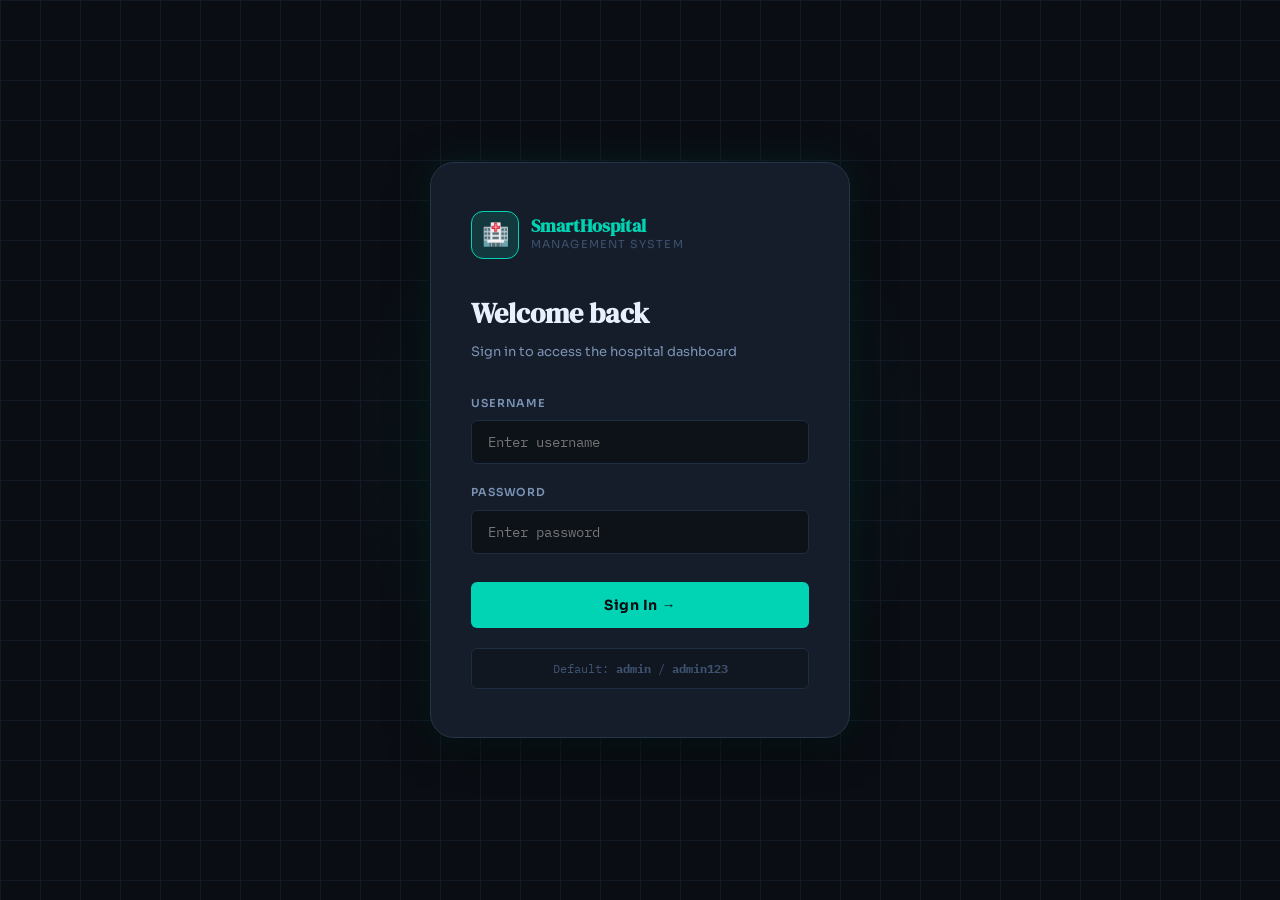
<file: web/index.html>
<!DOCTYPE html>
<html lang="en">
<head>
  <meta charset="UTF-8"/>
  <meta name="viewport" content="width=device-width, initial-scale=1.0"/>
  <title>Smart Hospital Management System</title>
  <link rel="stylesheet" href="css/style.css"/>
</head>
<body>

<!-- ═══════════════════════════════════════════════════════════
     LOGIN PAGE
═══════════════════════════════════════════════════════════ -->
<div id="login-page">
  <div class="login-grid-bg"></div>
  <div class="login-glow"></div>
  <div class="login-card">
    <div class="login-logo">
      <div class="login-logo-icon">🏥</div>
      <div class="login-logo-text">
        <h1>SmartHospital</h1>
        <p>Management System</p>
      </div>
    </div>
    <h2 class="login-title">Welcome back</h2>
    <p class="login-sub">Sign in to access the hospital dashboard</p>
    <div class="form-group">
      <label class="form-label" for="login-user">Username</label>
      <input class="form-input" id="login-user" type="text" placeholder="Enter username" autocomplete="username"/>
    </div>
    <div class="form-group">
      <label class="form-label" for="login-pass">Password</label>
      <input class="form-input" id="login-pass" type="password" placeholder="Enter password" autocomplete="current-password"/>
    </div>
    <button class="btn-primary" id="login-btn">Sign In →</button>
    <div class="login-hint">Default: <strong>admin</strong> / <strong>admin123</strong></div>
    <div class="login-error" id="login-error"></div>
  </div>
</div>

<!-- ═══════════════════════════════════════════════════════════
     APP SHELL
═══════════════════════════════════════════════════════════ -->
<div id="app" style="display:none;flex:1">

  <!-- SIDEBAR -->
  <aside class="sidebar">
    <div class="sidebar-brand">
      <div class="sidebar-brand-icon">🏥</div>
      <div>
        <div class="sidebar-brand-name">SmartHospital</div>
        <div class="sidebar-brand-sub">Admin Panel</div>
      </div>
    </div>

    <div class="sidebar-section-title">Main</div>
    <nav>
      <div class="nav-item" data-page="dashboard"><span class="nav-icon">⊞</span>Dashboard</div>
    </nav>

    <div class="sidebar-section-title">Modules</div>
    <nav>
      <div class="nav-item" data-page="patients">  <span class="nav-icon">👤</span>Patients</div>
      <div class="nav-item" data-page="doctors">   <span class="nav-icon">🩺</span>Doctors</div>
      <div class="nav-item" data-page="appointments"><span class="nav-icon">📅</span>Appointments</div>
      <div class="nav-item" data-page="emergency"> <span class="nav-icon">🚨</span>Emergency<span class="nav-badge" id="nav-emg-count">5</span></div>
      <div class="nav-item" data-page="ambulance"> <span class="nav-icon">🚑</span>Ambulance</div>
      <div class="nav-item" data-page="beds">      <span class="nav-icon">🛏</span>Bed Management</div>
      <div class="nav-item" data-page="billing">   <span class="nav-icon">💰</span>Billing</div>
    </nav>

    <div class="sidebar-section-title">Analytics</div>
    <nav>
      <div class="nav-item" data-page="reports"><span class="nav-icon">📊</span>Reports</div>
      <div class="nav-item" data-page="logs">   <span class="nav-icon">📋</span>Activity Log</div>
    </nav>

    <div class="sidebar-footer">
      <div class="sidebar-user">
        <div class="sidebar-user-avatar">A</div>
        <div>
          <div class="sidebar-user-name" id="sidebar-username">admin</div>
          <div class="sidebar-user-role">Administrator</div>
        </div>
      </div>
    </div>
  </aside>

  <!-- MAIN CONTENT -->
  <div class="main-content">

    <!-- TOPBAR -->
    <header class="topbar">
      <div>
        <div class="topbar-title" id="topbar-title">Dashboard</div>
        <div class="topbar-sub"  id="topbar-sub"></div>
      </div>
      <div class="topbar-spacer"></div>
      <div class="topbar-clock" id="topbar-clock">--:--:--</div>
      <button class="topbar-btn danger" id="logout-btn">⏻ Logout</button>
    </header>

    <!-- ═══════════════════════════════════════════════════════
         PAGE 1: DASHBOARD
    ═══════════════════════════════════════════════════════ -->
    <div class="page-content" id="page-dashboard">

      <!-- Stat Cards Row 1 -->
      <div class="stats-grid">
        <div class="stat-card teal">
          <div class="stat-icon">👤</div>
          <div class="stat-value" id="stat-active-patients">—</div>
          <div class="stat-label">Active Patients</div>
          <div class="stat-delta up">Total: <span id="stat-total-patients">—</span></div>
        </div>
        <div class="stat-card blue">
          <div class="stat-icon">🩺</div>
          <div class="stat-value" id="stat-available-docs">—</div>
          <div class="stat-label">Available Doctors</div>
          <div class="stat-delta">Total: <span id="stat-total-docs">—</span></div>
        </div>
        <div class="stat-card yellow">
          <div class="stat-icon">📅</div>
          <div class="stat-value" id="stat-pending-appts">—</div>
          <div class="stat-label">Scheduled Appointments</div>
          <div class="stat-delta">Total: <span id="stat-total-appts">—</span></div>
        </div>
        <div class="stat-card red">
          <div class="stat-icon">🚨</div>
          <div class="stat-value" id="stat-emg-queue">—</div>
          <div class="stat-label">Emergency Queue</div>
          <div class="stat-delta">Handled today: <span id="stat-emg-handled">—</span></div>
        </div>
        <div class="stat-card purple">
          <div class="stat-icon">🛏</div>
          <div class="stat-value" id="stat-icu-occ">—</div>
          <div class="stat-label">ICU Beds Occupied</div>
          <div class="stat-delta">Total ICU: <span id="stat-icu-total">—</span></div>
        </div>
        <div class="stat-card green">
          <div class="stat-icon">💰</div>
          <div class="stat-value" style="font-size:20px" id="stat-revenue">—</div>
          <div class="stat-label">Revenue Collected</div>
          <div class="stat-delta down">Pending: <span id="stat-pending-rev">—</span></div>
        </div>
      </div>

      <div class="dashboard-grid">
        <!-- Bed Occupancy -->
        <div class="card">
          <div class="card-title">🛏 Bed Occupancy</div>
          <div style="margin-bottom:16px">
            <div style="font-size:12px;color:var(--text-secondary);margin-bottom:8px" id="bar-icu-label"></div>
            <div class="chart-bar-track" style="height:14px;margin-bottom:16px"><div class="chart-bar-fill" id="bar-icu" style="background:var(--red);width:0"></div></div>
            <div style="font-size:12px;color:var(--text-secondary);margin-bottom:8px" id="bar-gen-label"></div>
            <div class="chart-bar-track" style="height:14px"><div class="chart-bar-fill" id="bar-gen" style="background:var(--teal);width:0"></div></div>
          </div>
          <div style="display:flex;gap:16px;font-size:12px;color:var(--text-muted)">
            <span>🚑 Ambulances available: <strong id="stat-amb-avail" class="text-teal">—</strong> / <span id="stat-amb-total">—</span></span>
          </div>
        </div>

        <!-- Doctor Workload -->
        <div class="card">
          <div class="card-title">🩺 Doctor Workload</div>
          <div id="doctor-workload"></div>
        </div>

        <!-- Emergency Preview -->
        <div class="card">
          <div class="card-title">🚨 Emergency Queue (Top)</div>
          <div id="dash-emergency"></div>
        </div>

        <!-- Recent Activity -->
        <div class="card">
          <div class="card-title">📋 Recent Activity</div>
          <div id="recent-activity"></div>
        </div>
      </div>
    </div>

    <!-- ═══════════════════════════════════════════════════════
         PAGE 2: PATIENTS
    ═══════════════════════════════════════════════════════ -->
    <div class="page-content" id="page-patients">
      <div class="section-header">
        <div class="section-title">👤 Patients</div>
        <div class="section-actions">
          <button class="btn btn-teal" id="btn-add-patient">+ Add Patient</button>
        </div>
      </div>
      <div class="filter-bar">
        <input class="search-input" id="patient-search" type="text" placeholder="Search name, ID, disease…"/>
        <select class="filter-select" id="patient-filter">
          <option value="all">All Patients</option>
          <option value="active">Active Only</option>
          <option value="discharged">Discharged Only</option>
        </select>
        <select class="filter-select" id="patient-sort">
          <option value="id">Sort by ID</option>
          <option value="name">Sort by Name</option>
          <option value="age">Sort by Age</option>
        </select>
      </div>
      <div class="table-wrapper">
        <table class="data-table">
          <thead><tr>
            <th>ID</th><th>Patient</th><th>Age</th><th>Disease</th>
            <th>Doctor</th><th>Bed</th><th>Admitted</th><th>Status</th><th>Actions</th>
          </tr></thead>
          <tbody id="patient-tbody"></tbody>
        </table>
      </div>
    </div>

    <!-- ═══════════════════════════════════════════════════════
         PAGE 3: DOCTORS
    ═══════════════════════════════════════════════════════ -->
    <div class="page-content" id="page-doctors">
      <div class="section-header">
        <div class="section-title">🩺 Doctors</div>
        <div class="section-actions">
          <button class="btn btn-outline" id="btn-assign-doctor">↔ Assign to Patient</button>
          <button class="btn btn-teal"    id="btn-add-doctor">+ Add Doctor</button>
        </div>
      </div>
      <div class="filter-bar">
        <input class="search-input" id="doctor-search" type="text" placeholder="Search name or specialization…"/>
      </div>
      <div class="table-wrapper">
        <table class="data-table">
          <thead><tr>
            <th>ID</th><th>Name</th><th>Specialization</th><th>Experience</th>
            <th>Phone</th><th>Patients</th><th>Status</th><th>Actions</th>
          </tr></thead>
          <tbody id="doctor-tbody"></tbody>
        </table>
      </div>
    </div>

    <!-- ═══════════════════════════════════════════════════════
         PAGE 4: APPOINTMENTS
    ═══════════════════════════════════════════════════════ -->
    <div class="page-content" id="page-appointments">
      <div class="section-header">
        <div class="section-title">📅 Appointments</div>
        <div class="section-actions">
          <button class="btn btn-teal" id="btn-book-appt">+ Book Appointment</button>
        </div>
      </div>
      <div class="filter-bar">
        <select class="filter-select" id="appt-filter">
          <option value="all">All</option>
          <option value="Scheduled">Scheduled</option>
          <option value="Completed">Completed</option>
          <option value="Cancelled">Cancelled</option>
        </select>
      </div>
      <div class="table-wrapper">
        <table class="data-table">
          <thead><tr>
            <th>Token</th><th>Patient</th><th>Doctor</th><th>Date</th>
            <th>Time</th><th>Status</th><th>Notes</th><th>Actions</th>
          </tr></thead>
          <tbody id="appt-tbody"></tbody>
        </table>
      </div>
    </div>

    <!-- ═══════════════════════════════════════════════════════
         PAGE 5: EMERGENCY
    ═══════════════════════════════════════════════════════ -->
    <div class="page-content" id="page-emergency">
      <div class="section-header">
        <div class="section-title">🚨 Emergency Queue</div>
        <div class="section-actions">
          <span class="topbar-clock" id="emg-queue-count">0 in queue</span>
          <button class="btn btn-teal" id="btn-add-emergency">+ Register Emergency</button>
        </div>
      </div>
      <div style="display:grid;grid-template-columns:2fr 1fr;gap:24px">
        <div>
          <div style="font-size:12px;color:var(--text-muted);margin-bottom:12px;text-transform:uppercase;letter-spacing:.06em">Priority Order (Min-Heap)</div>
          <div class="queue-visual" id="emergency-queue"></div>
        </div>
        <div>
          <div class="card">
            <div class="card-title">Priority Distribution</div>
            <div id="emg-dist"></div>
          </div>
          <div class="card" style="margin-top:16px">
            <div class="card-title">Priority Guide</div>
            <div style="display:flex;flex-direction:column;gap:8px;font-size:12px">
              <div class="flex items-center gap-8"><span class="badge priority-critical">CRITICAL</span> Cardiac arrest, coma, trauma</div>
              <div class="flex items-center gap-8"><span class="badge priority-high">HIGH</span> Severe pain, high fever</div>
              <div class="flex items-center gap-8"><span class="badge priority-medium">MEDIUM</span> Moderate pain, stable</div>
              <div class="flex items-center gap-8"><span class="badge priority-low">LOW</span> Minor injuries</div>
            </div>
          </div>
        </div>
      </div>
    </div>

    <!-- ═══════════════════════════════════════════════════════
         PAGE 6: AMBULANCE
    ═══════════════════════════════════════════════════════ -->
    <div class="page-content" id="page-ambulance">
      <div class="section-header">
        <div class="section-title">🚑 Ambulance Fleet</div>
        <div class="section-actions">
          <button class="btn btn-teal" id="btn-add-ambulance">+ Add Ambulance</button>
        </div>
      </div>
      <div class="stats-grid" style="grid-template-columns:repeat(3,1fr);margin-bottom:24px">
        <div class="stat-card green"><div class="stat-icon">✅</div><div class="stat-value" id="amb-avail-count">—</div><div class="stat-label">Available</div></div>
        <div class="stat-card red">  <div class="stat-icon">🚑</div><div class="stat-value" id="amb-disp-count">—</div> <div class="stat-label">Dispatched</div></div>
        <div class="stat-card yellow"><div class="stat-icon">🔧</div><div class="stat-value" id="amb-maint-count">—</div><div class="stat-label">Maintenance</div></div>
      </div>
      <div class="table-wrapper">
        <table class="data-table">
          <thead><tr>
            <th>ID</th><th>Vehicle No.</th><th>Driver</th><th>Phone</th>
            <th>Status</th><th>Patient ID</th><th>Trips</th><th>Actions</th>
          </tr></thead>
          <tbody id="amb-tbody"></tbody>
        </table>
      </div>
    </div>

    <!-- ═══════════════════════════════════════════════════════
         PAGE 7: BEDS
    ═══════════════════════════════════════════════════════ -->
    <div class="page-content" id="page-beds">
      <div class="section-header">
        <div class="section-title">🛏 Bed Management</div>
        <div class="section-actions">
          <button class="btn btn-teal"    id="btn-bed-icu">ICU Beds</button>
          <button class="btn btn-outline" id="btn-bed-gen">General Ward</button>
          <button class="btn btn-teal"    id="btn-alloc-bed">+ Allocate Bed</button>
        </div>
      </div>
      <div style="display:grid;grid-template-columns:repeat(4,1fr);gap:16px;margin-bottom:24px">
        <div class="card" style="text-align:center"><div class="stat-value text-red"   id="bed-occ-count">—</div><div class="stat-label">Occupied</div></div>
        <div class="card" style="text-align:center"><div class="stat-value text-green" id="bed-free-count">—</div><div class="stat-label">Available</div></div>
        <div class="card" style="text-align:center"><div class="stat-value text-teal"  id="bed-total-count">—</div><div class="stat-label">Total</div></div>
        <div class="card" style="text-align:center">
          <div class="stat-value" id="bed-occ-pct">—</div>
          <div class="stat-label">Occupancy</div>
          <div class="chart-bar-track" style="margin-top:8px;height:8px"><div class="chart-bar-fill" id="bed-occ-bar" style="width:0;background:var(--teal)"></div></div>
        </div>
      </div>
      <div style="display:grid;grid-template-columns:repeat(2,1fr);gap:12px;margin-bottom:14px;font-size:12px;color:var(--text-secondary)">
        <div class="flex items-center gap-8"><div style="width:14px;height:14px;border-radius:3px;background:var(--green-pale);border:1px solid rgba(48,217,123,.3)"></div> Available</div>
        <div class="flex items-center gap-8"><div style="width:14px;height:14px;border-radius:3px;background:var(--red-pale);border:1px solid rgba(255,76,106,.3)"></div> Occupied (click to release)</div>
      </div>
      <div class="bed-grid" id="bed-grid"></div>
    </div>

    <!-- ═══════════════════════════════════════════════════════
         PAGE 8: BILLING
    ═══════════════════════════════════════════════════════ -->
    <div class="page-content" id="page-billing">
      <div class="section-header">
        <div class="section-title">💰 Billing System</div>
        <div class="section-actions">
          <button class="btn btn-teal" id="btn-gen-bill">+ Generate Bill</button>
        </div>
      </div>
      <div class="filter-bar">
        <select class="filter-select" id="bill-filter">
          <option value="all">All Bills</option>
          <option value="Pending">Pending</option>
          <option value="Partial">Partial</option>
          <option value="Paid">Paid</option>
        </select>
      </div>
      <div class="table-wrapper">
        <table class="data-table">
          <thead><tr>
            <th>Bill ID</th><th>Patient</th><th>Date</th><th>Total</th>
            <th>Paid</th><th>Balance</th><th>Status</th><th>Actions</th>
          </tr></thead>
          <tbody id="bill-tbody"></tbody>
        </table>
      </div>
    </div>

    <!-- ═══════════════════════════════════════════════════════
         PAGE 9: REPORTS
    ═══════════════════════════════════════════════════════ -->
    <div class="page-content" id="page-reports">
      <div class="section-header">
        <div class="section-title">📊 Reports & Analytics</div>
      </div>

      <div style="display:grid;grid-template-columns:1fr 1fr;gap:24px">
        <div>
          <div class="card mb-20">
            <div class="card-title">👤 Patient Report</div>
            <div id="rpt-patient-body"></div>
          </div>
          <div class="card">
            <div class="card-title">🚨 Emergency Report</div>
            <div id="rpt-emergency-body"></div>
          </div>
        </div>
        <div>
          <div class="card mb-20">
            <div class="card-title">💰 Billing Report</div>
            <div id="rpt-billing-body"></div>
          </div>
          <div class="card">
            <div class="card-title">🩺 Doctor Report</div>
            <div id="rpt-doctor-body"></div>
          </div>
        </div>
      </div>
    </div>

    <!-- ═══════════════════════════════════════════════════════
         PAGE 10: ACTIVITY LOG (LINKED LIST)
    ═══════════════════════════════════════════════════════ -->
    <div class="page-content" id="page-logs">
      <div class="section-header">
        <div class="section-title">📋 Activity Log <span style="font-size:13px;font-family:var(--font-mono);color:var(--text-muted)" id="log-count"></span></div>
        <div class="section-actions">
          <input class="search-input" id="log-search" type="text" placeholder="Search logs…" style="width:200px"/>
          <button class="btn btn-outline" id="btn-clear-log-search">Clear</button>
        </div>
      </div>
      <div style="display:grid;grid-template-columns:2fr 1fr;gap:24px">
        <div class="table-wrapper" style="padding:20px">
          <div id="log-list"></div>
        </div>
        <div>
          <div class="card">
            <div class="card-title">Add Manual Entry</div>
            <p style="font-size:12px;color:var(--text-secondary);margin-bottom:12px">Linked list insert at tail — O(1)</p>
            <textarea class="form-input-m" id="log-manual-entry" rows="3" placeholder="Enter log message…" style="resize:none;margin-bottom:12px"></textarea>
            <button class="btn btn-teal w-full" id="btn-add-log">Insert to Linked List</button>
          </div>
          <div class="card" style="margin-top:16px">
            <div class="card-title">Linked List Info</div>
            <div style="font-size:12px;color:var(--text-secondary);line-height:1.8">
              <div>📌 <strong>Structure:</strong> Singly linked list</div>
              <div>📌 <strong>Insert:</strong> O(1) at tail</div>
              <div>📌 <strong>Delete:</strong> O(1) at head</div>
              <div>📌 <strong>Search:</strong> O(n) linear</div>
              <div>📌 <strong>Traverse:</strong> Forward + Recursive reverse</div>
              <div>📌 <strong>Bounded:</strong> Max 200 nodes</div>
            </div>
          </div>
        </div>
      </div>
    </div>

  </div><!-- /main-content -->
</div><!-- /app -->

<!-- ═══════════════════════════════════════════════════════════
     TOAST CONTAINER
═══════════════════════════════════════════════════════════ -->
<div class="toast-container" id="toast-container"></div>

<!-- ═══════════════════════════════════════════════════════════
     MODALS
═══════════════════════════════════════════════════════════ -->

<!-- View Patient -->
<div class="modal-overlay" id="modal-view-patient">
  <div class="modal">
    <div class="modal-header">
      <div class="modal-title">Patient Details</div>
      <button class="modal-close" data-close-modal="modal-view-patient">✕</button>
    </div>
    <div class="modal-body" id="view-patient-content"></div>
    <div class="modal-footer"><button class="btn btn-outline" data-close-modal="modal-view-patient">Close</button></div>
  </div>
</div>

<!-- Add Patient -->
<div class="modal-overlay" id="modal-add-patient">
  <div class="modal">
    <div class="modal-header">
      <div class="modal-title">Add New Patient</div>
      <button class="modal-close" data-close-modal="modal-add-patient">✕</button>
    </div>
    <div class="modal-body">
      <div class="form-row">
        <div class="form-group-m"><label class="form-label-m">Full Name *</label><input class="form-input-m" id="ap-name" placeholder="Patient full name"/></div>
        <div class="form-group-m"><label class="form-label-m">Age *</label><input class="form-input-m" id="ap-age" type="number" min="1" max="120" placeholder="Age"/></div>
      </div>
      <div class="form-row">
        <div class="form-group-m"><label class="form-label-m">Gender</label>
          <select class="form-select-m" id="ap-gender"><option value="M">Male</option><option value="F">Female</option><option value="O">Other</option></select></div>
        <div class="form-group-m"><label class="form-label-m">Blood Group *</label><input class="form-input-m" id="ap-blood" placeholder="e.g. A+, O-"/></div>
      </div>
      <div class="form-row single">
        <div class="form-group-m"><label class="form-label-m">Disease / Diagnosis *</label><input class="form-input-m" id="ap-disease" placeholder="Primary diagnosis"/></div>
      </div>
      <div class="form-row">
        <div class="form-group-m"><label class="form-label-m">Phone *</label><input class="form-input-m" id="ap-phone" placeholder="Contact number"/></div>
        <div class="form-group-m"><label class="form-label-m">Address</label><input class="form-input-m" id="ap-address" placeholder="Residential address"/></div>
      </div>
    </div>
    <div class="modal-footer">
      <button class="btn btn-outline" data-close-modal="modal-add-patient">Cancel</button>
      <button class="btn btn-teal"    id="btn-save-patient">Add Patient</button>
    </div>
  </div>
</div>

<!-- Edit Patient -->
<div class="modal-overlay" id="modal-edit-patient">
  <div class="modal">
    <div class="modal-header">
      <div class="modal-title">Edit Patient</div>
      <button class="modal-close" data-close-modal="modal-edit-patient">✕</button>
    </div>
    <div class="modal-body">
      <input type="hidden" id="ep-id"/>
      <div class="form-row">
        <div class="form-group-m"><label class="form-label-m">Full Name</label><input class="form-input-m" id="ep-name"/></div>
        <div class="form-group-m"><label class="form-label-m">Age</label><input class="form-input-m" id="ep-age" type="number"/></div>
      </div>
      <div class="form-row">
        <div class="form-group-m"><label class="form-label-m">Gender</label>
          <select class="form-select-m" id="ep-gender"><option value="M">Male</option><option value="F">Female</option><option value="O">Other</option></select></div>
        <div class="form-group-m"><label class="form-label-m">Blood Group</label><input class="form-input-m" id="ep-blood"/></div>
      </div>
      <div class="form-row single">
        <div class="form-group-m"><label class="form-label-m">Disease</label><input class="form-input-m" id="ep-disease"/></div>
      </div>
      <div class="form-row">
        <div class="form-group-m"><label class="form-label-m">Phone</label><input class="form-input-m" id="ep-phone"/></div>
        <div class="form-group-m"><label class="form-label-m">Address</label><input class="form-input-m" id="ep-address"/></div>
      </div>
    </div>
    <div class="modal-footer">
      <button class="btn btn-outline" data-close-modal="modal-edit-patient">Cancel</button>
      <button class="btn btn-teal"    id="btn-save-edit-patient">Save Changes</button>
    </div>
  </div>
</div>

<!-- Add Doctor -->
<div class="modal-overlay" id="modal-add-doctor">
  <div class="modal">
    <div class="modal-header">
      <div class="modal-title">Add New Doctor</div>
      <button class="modal-close" data-close-modal="modal-add-doctor">✕</button>
    </div>
    <div class="modal-body">
      <div class="form-row">
        <div class="form-group-m"><label class="form-label-m">Full Name *</label><input class="form-input-m" id="ad-name" placeholder="Dr. Full Name"/></div>
        <div class="form-group-m"><label class="form-label-m">Specialization *</label><input class="form-input-m" id="ad-spec" placeholder="e.g. Cardiology"/></div>
      </div>
      <div class="form-row">
        <div class="form-group-m"><label class="form-label-m">Phone *</label><input class="form-input-m" id="ad-phone" placeholder="Contact number"/></div>
        <div class="form-group-m"><label class="form-label-m">Experience (years)</label><input class="form-input-m" id="ad-exp" type="number" min="0" max="60" placeholder="Years"/></div>
      </div>
    </div>
    <div class="modal-footer">
      <button class="btn btn-outline" data-close-modal="modal-add-doctor">Cancel</button>
      <button class="btn btn-teal"    id="btn-save-doctor">Add Doctor</button>
    </div>
  </div>
</div>

<!-- Edit Doctor -->
<div class="modal-overlay" id="modal-edit-doctor">
  <div class="modal">
    <div class="modal-header">
      <div class="modal-title">Edit Doctor</div>
      <button class="modal-close" data-close-modal="modal-edit-doctor">✕</button>
    </div>
    <div class="modal-body">
      <input type="hidden" id="ed-id"/>
      <div class="form-row">
        <div class="form-group-m"><label class="form-label-m">Full Name</label><input class="form-input-m" id="ed-name"/></div>
        <div class="form-group-m"><label class="form-label-m">Specialization</label><input class="form-input-m" id="ed-spec"/></div>
      </div>
      <div class="form-row">
        <div class="form-group-m"><label class="form-label-m">Phone</label><input class="form-input-m" id="ed-phone"/></div>
        <div class="form-group-m"><label class="form-label-m">Experience (years)</label><input class="form-input-m" id="ed-exp" type="number"/></div>
      </div>
    </div>
    <div class="modal-footer">
      <button class="btn btn-outline" data-close-modal="modal-edit-doctor">Cancel</button>
      <button class="btn btn-teal"    id="btn-save-edit-doctor">Save Changes</button>
    </div>
  </div>
</div>

<!-- Assign Doctor -->
<div class="modal-overlay" id="modal-assign-doctor">
  <div class="modal">
    <div class="modal-header">
      <div class="modal-title">Assign Doctor to Patient</div>
      <button class="modal-close" data-close-modal="modal-assign-doctor">✕</button>
    </div>
    <div class="modal-body">
      <div class="form-row">
        <div class="form-group-m"><label class="form-label-m">Patient ID</label><input class="form-input-m" id="assign-pid" type="number" placeholder="e.g. 1001"/></div>
        <div class="form-group-m"><label class="form-label-m">Doctor ID</label><input class="form-input-m" id="assign-did" type="number" placeholder="e.g. 201"/></div>
      </div>
    </div>
    <div class="modal-footer">
      <button class="btn btn-outline" data-close-modal="modal-assign-doctor">Cancel</button>
      <button class="btn btn-teal"    id="btn-do-assign">Assign</button>
    </div>
  </div>
</div>

<!-- Book Appointment -->
<div class="modal-overlay" id="modal-book-appt">
  <div class="modal">
    <div class="modal-header">
      <div class="modal-title">Book Appointment</div>
      <button class="modal-close" data-close-modal="modal-book-appt">✕</button>
    </div>
    <div class="modal-body">
      <div class="form-row">
        <div class="form-group-m"><label class="form-label-m">Patient ID *</label><input class="form-input-m" id="ba-pid" type="number" placeholder="e.g. 1001"/></div>
        <div class="form-group-m"><label class="form-label-m">Doctor ID *</label><input class="form-input-m" id="ba-did" type="number" placeholder="e.g. 201"/></div>
      </div>
      <div class="form-row">
        <div class="form-group-m"><label class="form-label-m">Date *</label><input class="form-input-m" id="ba-date" type="date"/></div>
        <div class="form-group-m"><label class="form-label-m">Time Slot *</label>
          <select class="form-select-m" id="ba-time">
            <option value="">Select time…</option>
            <option>09:00 AM</option><option>10:00 AM</option><option>11:00 AM</option>
            <option>12:00 PM</option><option>02:00 PM</option><option>03:00 PM</option>
            <option>04:00 PM</option><option>05:00 PM</option>
          </select>
        </div>
      </div>
      <div class="form-row single">
        <div class="form-group-m"><label class="form-label-m">Notes</label><input class="form-input-m" id="ba-notes" placeholder="Optional notes"/></div>
      </div>
    </div>
    <div class="modal-footer">
      <button class="btn btn-outline" data-close-modal="modal-book-appt">Cancel</button>
      <button class="btn btn-teal"    id="btn-save-appt">Book Appointment</button>
    </div>
  </div>
</div>

<!-- Register Emergency -->
<div class="modal-overlay" id="modal-add-emergency">
  <div class="modal">
    <div class="modal-header">
      <div class="modal-title" style="color:var(--red)">⚠ Register Emergency</div>
      <button class="modal-close" data-close-modal="modal-add-emergency">✕</button>
    </div>
    <div class="modal-body">
      <div class="form-row">
        <div class="form-group-m"><label class="form-label-m">Patient Name *</label><input class="form-input-m" id="emg-name" placeholder="Full name"/></div>
        <div class="form-group-m"><label class="form-label-m">Age *</label><input class="form-input-m" id="emg-age" type="number" min="1" max="120"/></div>
      </div>
      <div class="form-row single">
        <div class="form-group-m"><label class="form-label-m">Condition / Injury *</label><input class="form-input-m" id="emg-condition" placeholder="Describe the emergency condition"/></div>
      </div>
      <div class="form-row single">
        <div class="form-group-m"><label class="form-label-m">Priority Level *</label>
          <select class="form-select-m" id="emg-priority">
            <option value="">Select priority…</option>
            <option value="1">1 — CRITICAL (Cardiac arrest, unconscious)</option>
            <option value="2">2 — HIGH (Severe trauma, fractures)</option>
            <option value="3">3 — MEDIUM (Moderate pain, stable vitals)</option>
            <option value="4">4 — LOW (Minor injuries)</option>
          </select>
        </div>
      </div>
    </div>
    <div class="modal-footer">
      <button class="btn btn-outline" data-close-modal="modal-add-emergency">Cancel</button>
      <button class="btn btn-teal"    id="btn-save-emergency">Register Emergency</button>
    </div>
  </div>
</div>

<!-- Add Ambulance -->
<div class="modal-overlay" id="modal-add-ambulance">
  <div class="modal">
    <div class="modal-header">
      <div class="modal-title">Add Ambulance</div>
      <button class="modal-close" data-close-modal="modal-add-ambulance">✕</button>
    </div>
    <div class="modal-body">
      <div class="form-row single">
        <div class="form-group-m"><label class="form-label-m">Vehicle Number *</label><input class="form-input-m" id="aa-vehicle" placeholder="e.g. MH12XY9999"/></div>
      </div>
      <div class="form-row">
        <div class="form-group-m"><label class="form-label-m">Driver Name *</label><input class="form-input-m" id="aa-driver" placeholder="Driver full name"/></div>
        <div class="form-group-m"><label class="form-label-m">Driver Phone *</label><input class="form-input-m" id="aa-phone" placeholder="Contact number"/></div>
      </div>
    </div>
    <div class="modal-footer">
      <button class="btn btn-outline" data-close-modal="modal-add-ambulance">Cancel</button>
      <button class="btn btn-teal"    id="btn-save-ambulance">Add Ambulance</button>
    </div>
  </div>
</div>

<!-- Allocate Bed -->
<div class="modal-overlay" id="modal-alloc-bed">
  <div class="modal">
    <div class="modal-header">
      <div class="modal-title">Allocate Bed</div>
      <button class="modal-close" data-close-modal="modal-alloc-bed">✕</button>
    </div>
    <div class="modal-body">
      <div class="form-row">
        <div class="form-group-m"><label class="form-label-m">Patient ID *</label><input class="form-input-m" id="alloc-pid" type="number" placeholder="e.g. 1001"/></div>
        <div class="form-group-m"><label class="form-label-m">Bed Type *</label>
          <select class="form-select-m" id="alloc-type">
            <option value="ICU">ICU (₹3,000/day) — 1001–1020</option>
            <option value="General">General Ward (₹800/day) — 2001–2100</option>
          </select>
        </div>
      </div>
    </div>
    <div class="modal-footer">
      <button class="btn btn-outline" data-close-modal="modal-alloc-bed">Cancel</button>
      <button class="btn btn-teal"    id="btn-do-alloc-bed">Allocate</button>
    </div>
  </div>
</div>

<!-- Generate Bill -->
<div class="modal-overlay" id="modal-gen-bill">
  <div class="modal">
    <div class="modal-header">
      <div class="modal-title">Generate Bill</div>
      <button class="modal-close" data-close-modal="modal-gen-bill">✕</button>
    </div>
    <div class="modal-body">
      <div class="form-row">
        <div class="form-group-m"><label class="form-label-m">Patient ID *</label><input class="form-input-m" id="gb-pid" type="number" placeholder="e.g. 1001"/></div>
        <div class="form-group-m"><label class="form-label-m">Days Admitted</label><input class="form-input-m" id="gb-days" type="number" min="0" placeholder="Number of days"/></div>
      </div>
      <div class="form-row">
        <div class="form-group-m"><label class="form-label-m">Emergency Charges (₹)</label><input class="form-input-m" id="gb-emergency" type="number" min="0" placeholder="0"/></div>
        <div class="form-group-m"><label class="form-label-m">Medicine Charges (₹)</label><input class="form-input-m" id="gb-medicine" type="number" min="0" placeholder="0"/></div>
      </div>
      <div class="form-row">
        <div class="form-group-m"><label class="form-label-m">Lab Charges (₹)</label><input class="form-input-m" id="gb-lab" type="number" min="0" placeholder="0"/></div>
        <div class="form-group-m"><label class="form-label-m">Miscellaneous (₹)</label><input class="form-input-m" id="gb-misc" type="number" min="0" placeholder="0"/></div>
      </div>
      <div style="background:var(--bg-surface);border:1px solid var(--border);border-radius:var(--radius-sm);padding:12px;font-size:12px;color:var(--text-secondary);margin-top:8px">
        💡 Consultation fee is auto-calculated: ₹1,000 (specialist ≥10 yrs) or ₹500 (general). Bed charges = bed rate × days.
      </div>
    </div>
    <div class="modal-footer">
      <button class="btn btn-outline" data-close-modal="modal-gen-bill">Cancel</button>
      <button class="btn btn-teal"    id="btn-save-bill">Generate Bill</button>
    </div>
  </div>
</div>

<!-- View Bill -->
<div class="modal-overlay" id="modal-view-bill">
  <div class="modal">
    <div class="modal-header">
      <div class="modal-title">Invoice</div>
      <button class="modal-close" data-close-modal="modal-view-bill">✕</button>
    </div>
    <div class="modal-body" id="bill-detail-content"></div>
    <div class="modal-footer"><button class="btn btn-outline" data-close-modal="modal-view-bill">Close</button></div>
  </div>
</div>

<!-- Scripts -->
<script src="js/data.js"></script>
<script src="js/app.js"></script>
</body>
</html>
</file>
<file: web/css/style.css>
/* ============================================================
 *  style.css — Design System
 *  Smart Hospital Management System — Web Frontend
 *  Aesthetic: Medical-grade dark with electric teal accents
 *  Fonts: DM Serif Display (headings) + IBM Plex Mono (data)
 * ============================================================ */

@import url('https://fonts.googleapis.com/css2?family=DM+Serif+Display:ital@0;1&family=IBM+Plex+Mono:wght@300;400;500;600&family=Sora:wght@300;400;500;600;700&display=swap');

/* ── CSS Variables ────────────────────────────────────────── */
:root {
  --bg-base:       #0a0e14;
  --bg-surface:    #111720;
  --bg-card:       #161d2a;
  --bg-hover:      #1c2535;
  --bg-input:      #0d1219;

  --border:        #1e2d42;
  --border-light:  #253347;

  --teal:          #00d4b4;
  --teal-dim:      #00a88e;
  --teal-glow:     rgba(0,212,180,0.15);
  --teal-pale:     rgba(0,212,180,0.06);

  --red:           #ff4c6a;
  --red-pale:      rgba(255,76,106,0.1);
  --yellow:        #ffb827;
  --yellow-pale:   rgba(255,184,39,0.1);
  --blue:          #3b9eff;
  --blue-pale:     rgba(59,158,255,0.1);
  --green:         #30d97b;
  --green-pale:    rgba(48,217,123,0.1);
  --orange:        #ff7043;
  --orange-pale:   rgba(255,112,67,0.1);
  --purple:        #b06af3;
  --purple-pale:   rgba(176,106,243,0.1);

  --text-primary:  #e8f0fe;
  --text-secondary:#7a93b4;
  --text-muted:    #3d5270;
  --text-inverse:  #0a0e14;

  --font-display:  'DM Serif Display', serif;
  --font-body:     'Sora', sans-serif;
  --font-mono:     'IBM Plex Mono', monospace;

  --radius-sm:  6px;
  --radius-md:  12px;
  --radius-lg:  18px;
  --radius-xl:  24px;

  --shadow-sm:  0 2px 8px rgba(0,0,0,0.4);
  --shadow-md:  0 4px 20px rgba(0,0,0,0.5);
  --shadow-lg:  0 8px 40px rgba(0,0,0,0.6);
  --shadow-teal:0 0 30px rgba(0,212,180,0.12);

  --sidebar-w:  260px;
  --topbar-h:   64px;
  --transition: 0.2s cubic-bezier(0.4,0,0.2,1);
}

/* ── Reset ────────────────────────────────────────────────── */
*, *::before, *::after { box-sizing: border-box; margin: 0; padding: 0; }
html { font-size: 14px; scroll-behavior: smooth; }
body {
  font-family: var(--font-body);
  background: var(--bg-base);
  color: var(--text-primary);
  min-height: 100vh;
  overflow-x: hidden;
  line-height: 1.6;
}
button { cursor: pointer; font-family: inherit; border: none; outline: none; }
input, select, textarea { font-family: var(--font-body); outline: none; }
a { text-decoration: none; color: inherit; }
ul { list-style: none; }
img { max-width: 100%; }

/* ── Scrollbar ────────────────────────────────────────────── */
::-webkit-scrollbar { width: 6px; height: 6px; }
::-webkit-scrollbar-track { background: var(--bg-base); }
::-webkit-scrollbar-thumb { background: var(--border-light); border-radius: 3px; }
::-webkit-scrollbar-thumb:hover { background: var(--teal-dim); }

/* ── Login Page ───────────────────────────────────────────── */
#login-page {
  min-height: 100vh;
  display: flex;
  align-items: center;
  justify-content: center;
  background: var(--bg-base);
  position: relative;
  overflow: hidden;
}

.login-grid-bg {
  position: absolute; inset: 0;
  background-image:
    linear-gradient(var(--border) 1px, transparent 1px),
    linear-gradient(90deg, var(--border) 1px, transparent 1px);
  background-size: 40px 40px;
  opacity: 0.4;
  animation: gridMove 20s linear infinite;
}
@keyframes gridMove { to { background-position: 40px 40px; } }

.login-glow {
  position: absolute;
  width: 600px; height: 600px;
  border-radius: 50%;
  background: radial-gradient(circle, rgba(0,212,180,0.08) 0%, transparent 70%);
  top: 50%; left: 50%;
  transform: translate(-50%, -50%);
  animation: glowPulse 4s ease-in-out infinite;
}
@keyframes glowPulse { 0%,100%{opacity:0.6} 50%{opacity:1} }

.login-card {
  position: relative;
  background: var(--bg-card);
  border: 1px solid var(--border-light);
  border-radius: var(--radius-xl);
  padding: 48px 40px;
  width: 420px;
  box-shadow: var(--shadow-lg), var(--shadow-teal);
  animation: slideUp 0.5s ease;
}
@keyframes slideUp { from{opacity:0;transform:translateY(30px)} to{opacity:1;transform:translateY(0)} }

.login-logo {
  display: flex; align-items: center; gap: 12px;
  margin-bottom: 32px;
}
.login-logo-icon {
  width: 48px; height: 48px;
  background: var(--teal-glow);
  border: 1px solid var(--teal);
  border-radius: var(--radius-md);
  display: grid; place-items: center;
  font-size: 22px;
}
.login-logo-text h1 {
  font-family: var(--font-display);
  font-size: 18px;
  color: var(--teal);
  line-height: 1.1;
}
.login-logo-text p { font-size: 11px; color: var(--text-muted); letter-spacing: 0.1em; text-transform: uppercase; }

.login-title { font-family: var(--font-display); font-size: 28px; margin-bottom: 6px; }
.login-sub   { font-size: 13px; color: var(--text-secondary); margin-bottom: 32px; }

.form-group { margin-bottom: 20px; }
.form-label {
  display: block;
  font-size: 11px;
  font-weight: 600;
  letter-spacing: 0.08em;
  text-transform: uppercase;
  color: var(--text-secondary);
  margin-bottom: 8px;
}
.form-input {
  width: 100%;
  background: var(--bg-input);
  border: 1px solid var(--border);
  border-radius: var(--radius-sm);
  padding: 12px 16px;
  color: var(--text-primary);
  font-size: 14px;
  font-family: var(--font-mono);
  transition: border-color var(--transition), box-shadow var(--transition);
}
.form-input:focus {
  border-color: var(--teal);
  box-shadow: 0 0 0 3px var(--teal-glow);
}

.btn-primary {
  width: 100%;
  background: var(--teal);
  color: var(--text-inverse);
  font-weight: 700;
  font-size: 14px;
  padding: 14px;
  border-radius: var(--radius-sm);
  letter-spacing: 0.04em;
  transition: all var(--transition);
  margin-top: 8px;
}
.btn-primary:hover { background: var(--teal-dim); box-shadow: 0 4px 20px var(--teal-glow); transform: translateY(-1px); }
.btn-primary:active { transform: translateY(0); }

.login-hint {
  text-align: center;
  margin-top: 20px;
  font-size: 12px;
  color: var(--text-muted);
  font-family: var(--font-mono);
  background: var(--bg-surface);
  border: 1px solid var(--border);
  border-radius: var(--radius-sm);
  padding: 10px;
}
.login-error {
  background: var(--red-pale);
  border: 1px solid var(--red);
  color: var(--red);
  border-radius: var(--radius-sm);
  padding: 10px 14px;
  font-size: 13px;
  margin-top: 12px;
  display: none;
}

/* ── App Shell ────────────────────────────────────────────── */
#app { display: none; min-height: 100vh; }

/* ── Sidebar ──────────────────────────────────────────────── */
.sidebar {
  position: fixed;
  left: 0; top: 0; bottom: 0;
  width: var(--sidebar-w);
  background: var(--bg-surface);
  border-right: 1px solid var(--border);
  display: flex;
  flex-direction: column;
  z-index: 100;
  overflow-y: auto;
  overflow-x: hidden;
}

.sidebar-brand {
  padding: 24px 20px 20px;
  border-bottom: 1px solid var(--border);
  display: flex; align-items: center; gap: 12px;
}
.sidebar-brand-icon {
  width: 38px; height: 38px;
  background: var(--teal-glow);
  border: 1px solid var(--teal);
  border-radius: 10px;
  display: grid; place-items: center;
  font-size: 18px; flex-shrink: 0;
}
.sidebar-brand-name {
  font-family: var(--font-display);
  font-size: 15px; line-height: 1.2;
  color: var(--teal);
}
.sidebar-brand-sub { font-size: 10px; color: var(--text-muted); letter-spacing: 0.08em; text-transform: uppercase; }

.sidebar-section-title {
  padding: 20px 20px 8px;
  font-size: 10px;
  font-weight: 600;
  letter-spacing: 0.12em;
  text-transform: uppercase;
  color: var(--text-muted);
}

.nav-item {
  display: flex;
  align-items: center;
  gap: 12px;
  padding: 10px 20px;
  border-radius: 0;
  color: var(--text-secondary);
  font-size: 13px;
  font-weight: 500;
  cursor: pointer;
  transition: all var(--transition);
  position: relative;
  margin: 1px 8px;
  border-radius: var(--radius-sm);
}
.nav-item:hover { background: var(--bg-hover); color: var(--text-primary); }
.nav-item.active {
  background: var(--teal-pale);
  color: var(--teal);
}
.nav-item.active::before {
  content: '';
  position: absolute;
  left: 0; top: 20%; bottom: 20%;
  width: 3px;
  background: var(--teal);
  border-radius: 0 2px 2px 0;
  margin-left: -8px;
}
.nav-icon { font-size: 16px; width: 20px; text-align: center; flex-shrink: 0; }
.nav-badge {
  margin-left: auto;
  background: var(--red);
  color: white;
  font-size: 10px;
  font-weight: 700;
  padding: 2px 7px;
  border-radius: 100px;
  min-width: 20px;
  text-align: center;
}
.nav-badge.teal { background: var(--teal); color: var(--text-inverse); }

.sidebar-footer {
  margin-top: auto;
  padding: 16px;
  border-top: 1px solid var(--border);
}
.sidebar-user {
  display: flex; align-items: center; gap: 10px;
  padding: 10px;
  background: var(--bg-hover);
  border-radius: var(--radius-sm);
  cursor: pointer;
}
.sidebar-user-avatar {
  width: 32px; height: 32px;
  background: var(--teal-glow);
  border: 1px solid var(--teal);
  border-radius: 50%;
  display: grid; place-items: center;
  font-size: 13px; font-weight: 700; color: var(--teal);
  flex-shrink: 0;
}
.sidebar-user-name { font-size: 13px; font-weight: 600; }
.sidebar-user-role { font-size: 11px; color: var(--text-muted); }

/* ── Main Content ─────────────────────────────────────────── */
.main-content {
  margin-left: var(--sidebar-w);
  min-height: 100vh;
  display: flex;
  flex-direction: column;
}

/* ── Topbar ───────────────────────────────────────────────── */
.topbar {
  position: sticky; top: 0;
  height: var(--topbar-h);
  background: var(--bg-surface);
  border-bottom: 1px solid var(--border);
  display: flex;
  align-items: center;
  padding: 0 28px;
  gap: 16px;
  z-index: 50;
}
.topbar-title { font-family: var(--font-display); font-size: 22px; }
.topbar-sub { font-size: 12px; color: var(--text-secondary); margin-top: 2px; }
.topbar-spacer { flex: 1; }

.topbar-clock {
  font-family: var(--font-mono);
  font-size: 13px;
  color: var(--text-secondary);
  padding: 6px 14px;
  background: var(--bg-card);
  border: 1px solid var(--border);
  border-radius: var(--radius-sm);
}

.topbar-btn {
  padding: 8px 16px;
  border-radius: var(--radius-sm);
  font-size: 13px;
  font-weight: 600;
  background: var(--bg-card);
  border: 1px solid var(--border);
  color: var(--text-secondary);
  transition: all var(--transition);
}
.topbar-btn:hover { border-color: var(--teal); color: var(--teal); }
.topbar-btn.danger:hover { border-color: var(--red); color: var(--red); }

/* ── Page Content ─────────────────────────────────────────── */
.page-content { padding: 28px; flex: 1; display: none; }
.page-content.active { display: block; animation: fadeIn 0.25s ease; }
@keyframes fadeIn { from{opacity:0;transform:translateY(8px)} to{opacity:1;transform:translateY(0)} }

/* ── Stat Cards ───────────────────────────────────────────── */
.stats-grid {
  display: grid;
  grid-template-columns: repeat(auto-fit, minmax(200px, 1fr));
  gap: 16px;
  margin-bottom: 28px;
}
.stat-card {
  background: var(--bg-card);
  border: 1px solid var(--border);
  border-radius: var(--radius-lg);
  padding: 22px 24px;
  position: relative;
  overflow: hidden;
  transition: transform var(--transition), box-shadow var(--transition);
}
.stat-card:hover { transform: translateY(-2px); box-shadow: var(--shadow-md); }
.stat-card::before {
  content: '';
  position: absolute;
  top: 0; right: 0;
  width: 80px; height: 80px;
  border-radius: 50%;
  opacity: 0.08;
  transform: translate(30%,-30%);
}
.stat-card.teal::before   { background: var(--teal);   }
.stat-card.red::before    { background: var(--red);    }
.stat-card.blue::before   { background: var(--blue);   }
.stat-card.yellow::before { background: var(--yellow); }
.stat-card.green::before  { background: var(--green);  }
.stat-card.purple::before { background: var(--purple); }

.stat-icon {
  font-size: 22px;
  margin-bottom: 14px;
  display: inline-block;
}
.stat-value { font-family: var(--font-mono); font-size: 32px; font-weight: 600; line-height: 1; }
.stat-label { font-size: 12px; color: var(--text-secondary); margin-top: 6px; letter-spacing: 0.04em; }
.stat-delta { font-size: 11px; margin-top: 8px; }
.stat-delta.up   { color: var(--green); }
.stat-delta.down { color: var(--red);   }

/* ── Section Header ───────────────────────────────────────── */
.section-header {
  display: flex;
  align-items: center;
  justify-content: space-between;
  margin-bottom: 18px;
  gap: 12px;
  flex-wrap: wrap;
}
.section-title {
  font-family: var(--font-display);
  font-size: 20px;
  display: flex; align-items: center; gap: 10px;
}
.section-actions { display: flex; gap: 10px; flex-wrap: wrap; }

/* ── Buttons ──────────────────────────────────────────────── */
.btn {
  padding: 9px 18px;
  border-radius: var(--radius-sm);
  font-size: 13px;
  font-weight: 600;
  display: inline-flex;
  align-items: center;
  gap: 7px;
  transition: all var(--transition);
  cursor: pointer;
  border: 1px solid transparent;
  white-space: nowrap;
}
.btn-teal  { background: var(--teal);   color: var(--text-inverse); }
.btn-teal:hover { background: var(--teal-dim); box-shadow: 0 4px 12px var(--teal-glow); transform: translateY(-1px); }
.btn-outline { background: transparent; border-color: var(--border); color: var(--text-secondary); }
.btn-outline:hover { border-color: var(--teal); color: var(--teal); }
.btn-red    { background: var(--red-pale); border-color: var(--red); color: var(--red); }
.btn-red:hover { background: var(--red); color: white; }
.btn-sm { padding: 6px 12px; font-size: 12px; }
.btn-icon { padding: 8px; }

/* ── Table ────────────────────────────────────────────────── */
.table-wrapper {
  background: var(--bg-card);
  border: 1px solid var(--border);
  border-radius: var(--radius-lg);
  overflow: hidden;
}
.data-table {
  width: 100%;
  border-collapse: collapse;
  font-size: 13px;
}
.data-table thead { background: var(--bg-surface); }
.data-table th {
  padding: 12px 16px;
  text-align: left;
  font-size: 11px;
  font-weight: 600;
  letter-spacing: 0.08em;
  text-transform: uppercase;
  color: var(--text-muted);
  border-bottom: 1px solid var(--border);
  white-space: nowrap;
}
.data-table td {
  padding: 12px 16px;
  border-bottom: 1px solid var(--border);
  color: var(--text-primary);
  vertical-align: middle;
}
.data-table tr:last-child td { border-bottom: none; }
.data-table tbody tr { transition: background var(--transition); }
.data-table tbody tr:hover { background: var(--bg-hover); }
.data-table .mono { font-family: var(--font-mono); font-size: 12px; }

/* ── Badges ───────────────────────────────────────────────── */
.badge {
  display: inline-flex; align-items: center; gap: 5px;
  padding: 3px 10px;
  border-radius: 100px;
  font-size: 11px;
  font-weight: 600;
  letter-spacing: 0.04em;
  white-space: nowrap;
}
.badge-teal   { background: var(--teal-glow);   color: var(--teal);   border: 1px solid rgba(0,212,180,0.3); }
.badge-red    { background: var(--red-pale);    color: var(--red);    border: 1px solid rgba(255,76,106,0.3); }
.badge-yellow { background: var(--yellow-pale); color: var(--yellow); border: 1px solid rgba(255,184,39,0.3); }
.badge-green  { background: var(--green-pale);  color: var(--green);  border: 1px solid rgba(48,217,123,0.3); }
.badge-blue   { background: var(--blue-pale);   color: var(--blue);   border: 1px solid rgba(59,158,255,0.3); }
.badge-orange { background: var(--orange-pale); color: var(--orange); border: 1px solid rgba(255,112,67,0.3); }
.badge-purple { background: var(--purple-pale); color: var(--purple); border: 1px solid rgba(176,106,243,0.3); }

/* ── Search & Filter Bar ──────────────────────────────────── */
.filter-bar {
  display: flex;
  gap: 12px;
  margin-bottom: 18px;
  flex-wrap: wrap;
}
.search-input {
  background: var(--bg-card);
  border: 1px solid var(--border);
  border-radius: var(--radius-sm);
  padding: 9px 14px 9px 36px;
  color: var(--text-primary);
  font-size: 13px;
  width: 240px;
  background-image: url("data:image/svg+xml,%3Csvg xmlns='http://www.w3.org/2000/svg' width='14' height='14' viewBox='0 0 24 24' fill='none' stroke='%233d5270' stroke-width='2'%3E%3Ccircle cx='11' cy='11' r='8'/%3E%3Cpath d='m21 21-4.35-4.35'/%3E%3C/svg%3E");
  background-repeat: no-repeat;
  background-position: 12px center;
  transition: border-color var(--transition);
}
.search-input:focus { border-color: var(--teal); }
.filter-select {
  background: var(--bg-card);
  border: 1px solid var(--border);
  border-radius: var(--radius-sm);
  padding: 9px 14px;
  color: var(--text-secondary);
  font-size: 13px;
  cursor: pointer;
}
.filter-select:focus { border-color: var(--teal); }

/* ── Modal ────────────────────────────────────────────────── */
.modal-overlay {
  position: fixed; inset: 0;
  background: rgba(10,14,20,0.85);
  backdrop-filter: blur(4px);
  z-index: 200;
  display: none;
  place-items: center;
  padding: 24px;
}
.modal-overlay.open { display: grid; animation: fadeIn 0.2s ease; }
.modal {
  background: var(--bg-card);
  border: 1px solid var(--border-light);
  border-radius: var(--radius-xl);
  width: 100%;
  max-width: 540px;
  max-height: 90vh;
  overflow-y: auto;
  box-shadow: var(--shadow-lg);
  animation: slideUp 0.25s ease;
}
.modal-header {
  padding: 24px 28px 18px;
  border-bottom: 1px solid var(--border);
  display: flex; align-items: center; justify-content: space-between;
}
.modal-title { font-family: var(--font-display); font-size: 20px; }
.modal-close {
  width: 30px; height: 30px;
  background: var(--bg-hover);
  border: 1px solid var(--border);
  border-radius: var(--radius-sm);
  color: var(--text-secondary);
  font-size: 16px;
  display: grid; place-items: center;
  cursor: pointer;
  transition: all var(--transition);
}
.modal-close:hover { border-color: var(--red); color: var(--red); }
.modal-body { padding: 24px 28px; }
.modal-footer {
  padding: 16px 28px 24px;
  display: flex; gap: 10px; justify-content: flex-end;
}

/* ── Form inside modal ────────────────────────────────────── */
.form-row { display: grid; grid-template-columns: 1fr 1fr; gap: 16px; margin-bottom: 16px; }
.form-row.single { grid-template-columns: 1fr; }
.form-group-m { display: flex; flex-direction: column; gap: 6px; }
.form-label-m {
  font-size: 11px; font-weight: 600;
  letter-spacing: 0.07em; text-transform: uppercase;
  color: var(--text-secondary);
}
.form-input-m {
  background: var(--bg-input);
  border: 1px solid var(--border);
  border-radius: var(--radius-sm);
  padding: 10px 14px;
  color: var(--text-primary);
  font-size: 13px;
  transition: border-color var(--transition);
  width: 100%;
}
.form-input-m:focus { border-color: var(--teal); box-shadow: 0 0 0 2px var(--teal-glow); }
.form-select-m {
  background: var(--bg-input);
  border: 1px solid var(--border);
  border-radius: var(--radius-sm);
  padding: 10px 14px;
  color: var(--text-primary);
  font-size: 13px;
  cursor: pointer;
  width: 100%;
}
.form-select-m:focus { border-color: var(--teal); }

/* ── Bed Grid ─────────────────────────────────────────────── */
.bed-grid {
  display: grid;
  grid-template-columns: repeat(auto-fill, minmax(64px, 1fr));
  gap: 8px;
}
.bed-cell {
  aspect-ratio: 1;
  border-radius: var(--radius-sm);
  display: flex; flex-direction: column;
  align-items: center; justify-content: center;
  font-family: var(--font-mono);
  font-size: 10px;
  font-weight: 600;
  cursor: default;
  transition: transform var(--transition);
  border: 1px solid;
  gap: 2px;
}
.bed-cell:hover { transform: scale(1.05); }
.bed-cell.available { background: var(--green-pale); border-color: rgba(48,217,123,0.3); color: var(--green); }
.bed-cell.occupied  { background: var(--red-pale);   border-color: rgba(255,76,106,0.3); color: var(--red); }
.bed-cell-icon { font-size: 18px; }

/* ── Priority Badges ──────────────────────────────────────── */
.priority-critical { background:rgba(255,76,106,0.15);  color:var(--red);    border:1px solid rgba(255,76,106,0.4);  }
.priority-high     { background:rgba(255,184,39,0.15);  color:var(--yellow); border:1px solid rgba(255,184,39,0.4); }
.priority-medium   { background:rgba(59,158,255,0.15);  color:var(--blue);   border:1px solid rgba(59,158,255,0.4); }
.priority-low      { background:rgba(48,217,123,0.15);  color:var(--green);  border:1px solid rgba(48,217,123,0.4); }

/* ── Emergency Queue Visual ───────────────────────────────── */
.queue-visual {
  display: flex; flex-direction: column; gap: 8px;
}
.queue-item {
  background: var(--bg-surface);
  border: 1px solid var(--border);
  border-radius: var(--radius-md);
  padding: 14px 18px;
  display: flex; align-items: center; gap: 14px;
  transition: all var(--transition);
  position: relative;
  overflow: hidden;
}
.queue-item::before {
  content: '';
  position: absolute; left: 0; top: 0; bottom: 0;
  width: 4px;
}
.queue-item.critical::before { background: var(--red); }
.queue-item.high::before     { background: var(--yellow); }
.queue-item.medium::before   { background: var(--blue); }
.queue-item.low::before      { background: var(--green); }
.queue-rank {
  font-family: var(--font-mono);
  font-size: 20px; font-weight: 600;
  color: var(--text-muted);
  min-width: 28px;
}
.queue-info { flex: 1; }
.queue-name { font-weight: 600; font-size: 14px; }
.queue-cond { font-size: 12px; color: var(--text-secondary); margin-top: 2px; }
.queue-meta { font-size: 11px; color: var(--text-muted); margin-top: 4px; font-family: var(--font-mono); }

/* ── Chart Bar ────────────────────────────────────────────── */
.chart-bar-row {
  display: flex; align-items: center; gap: 12px; margin-bottom: 12px;
}
.chart-bar-label { width: 120px; font-size: 12px; color: var(--text-secondary); text-align: right; flex-shrink: 0; }
.chart-bar-track {
  flex: 1; height: 10px;
  background: var(--bg-surface);
  border-radius: 100px;
  overflow: hidden;
}
.chart-bar-fill {
  height: 100%;
  border-radius: 100px;
  transition: width 0.8s cubic-bezier(0.4,0,0.2,1);
}
.chart-bar-value { width: 50px; font-family: var(--font-mono); font-size: 12px; color: var(--text-secondary); }

/* ── Toast ────────────────────────────────────────────────── */
.toast-container {
  position: fixed; bottom: 24px; right: 24px;
  z-index: 300; display: flex; flex-direction: column; gap: 8px;
}
.toast {
  background: var(--bg-card);
  border: 1px solid var(--border-light);
  border-radius: var(--radius-md);
  padding: 14px 18px;
  font-size: 13px;
  box-shadow: var(--shadow-md);
  display: flex; align-items: center; gap: 10px;
  animation: slideLeft 0.3s ease;
  min-width: 280px;
}
@keyframes slideLeft { from{opacity:0;transform:translateX(20px)} to{opacity:1;transform:translateX(0)} }
.toast.success { border-left: 3px solid var(--green); }
.toast.error   { border-left: 3px solid var(--red);   }
.toast.info    { border-left: 3px solid var(--teal);  }
.toast.warning { border-left: 3px solid var(--yellow); }

/* ── Dashboard Charts ─────────────────────────────────────── */
.dashboard-grid {
  display: grid;
  grid-template-columns: 1fr 1fr;
  gap: 20px;
  margin-bottom: 28px;
}
.card {
  background: var(--bg-card);
  border: 1px solid var(--border);
  border-radius: var(--radius-lg);
  padding: 24px;
}
.card-title {
  font-size: 13px; font-weight: 600;
  letter-spacing: 0.04em;
  color: var(--text-secondary);
  margin-bottom: 20px;
  display: flex; align-items: center; gap: 8px;
  text-transform: uppercase;
}

/* ── Responsive ───────────────────────────────────────────── */
@media (max-width: 1024px) {
  .dashboard-grid { grid-template-columns: 1fr; }
  .stats-grid { grid-template-columns: repeat(2, 1fr); }
}
@media (max-width: 768px) {
  :root { --sidebar-w: 0px; }
  .sidebar { transform: translateX(-100%); }
  .stats-grid { grid-template-columns: 1fr; }
  .form-row { grid-template-columns: 1fr; }
}

/* ── Misc Utilities ───────────────────────────────────────── */
.text-teal   { color: var(--teal); }
.text-red    { color: var(--red); }
.text-yellow { color: var(--yellow); }
.text-green  { color: var(--green); }
.text-blue   { color: var(--blue); }
.text-muted  { color: var(--text-muted); }
.text-secondary { color: var(--text-secondary); }
.mono        { font-family: var(--font-mono); }
.bold        { font-weight: 700; }
.flex        { display: flex; }
.items-center{ align-items: center; }
.gap-8       { gap: 8px; }
.gap-12      { gap: 12px; }
.mt-4        { margin-top: 4px; }
.mt-8        { margin-top: 8px; }
.mb-16       { margin-bottom: 16px; }
.mb-20       { margin-bottom: 20px; }
.w-full      { width: 100%; }
.empty-state {
  text-align: center;
  padding: 48px 24px;
  color: var(--text-muted);
  font-size: 13px;
}
.empty-state-icon { font-size: 40px; margin-bottom: 12px; }
.divider { height: 1px; background: var(--border); margin: 20px 0; }

/* ── Log List ─────────────────────────────────────────────── */
.log-entry {
  display: flex; gap: 12px; align-items: flex-start;
  padding: 10px 0;
  border-bottom: 1px solid var(--border);
  font-size: 13px;
}
.log-time { font-family: var(--font-mono); color: var(--text-muted); font-size: 11px; white-space: nowrap; }
.log-dot  { width: 6px; height: 6px; border-radius: 50%; background: var(--teal); margin-top: 5px; flex-shrink: 0; }
</file>
